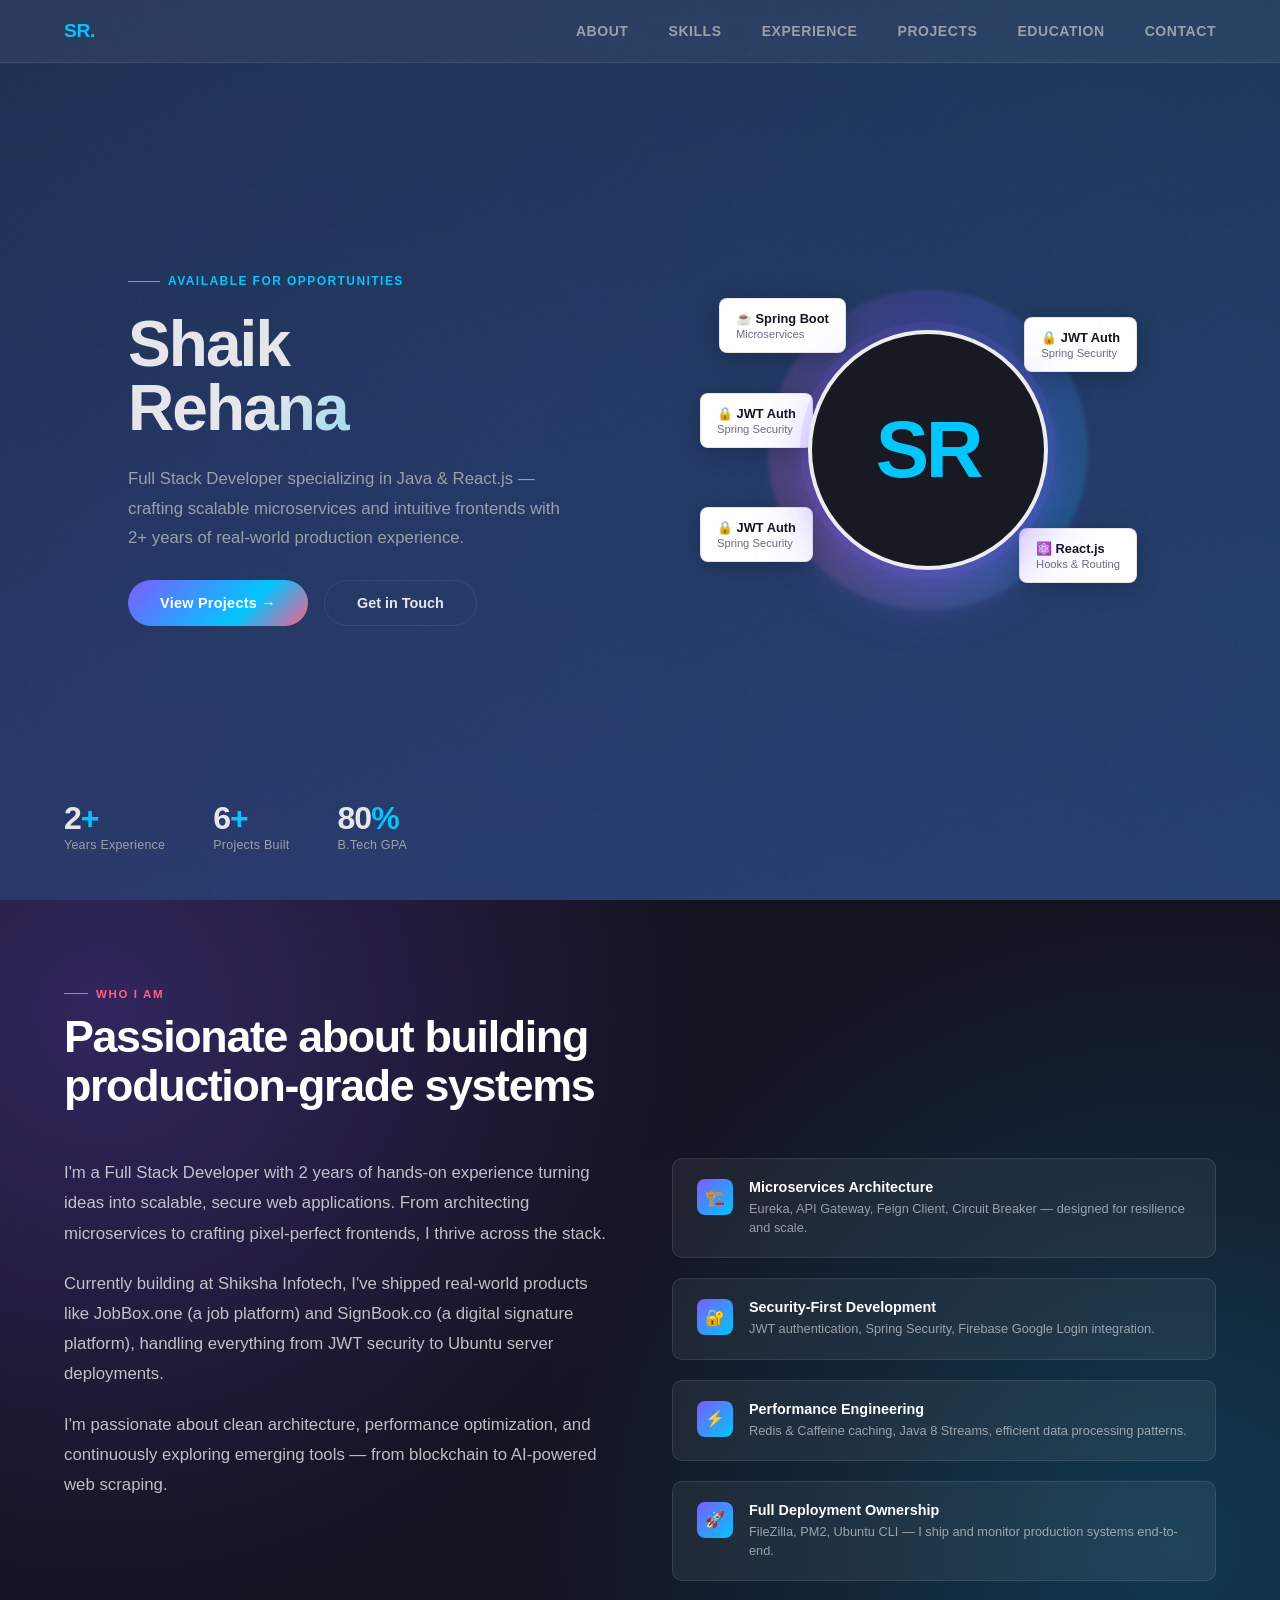
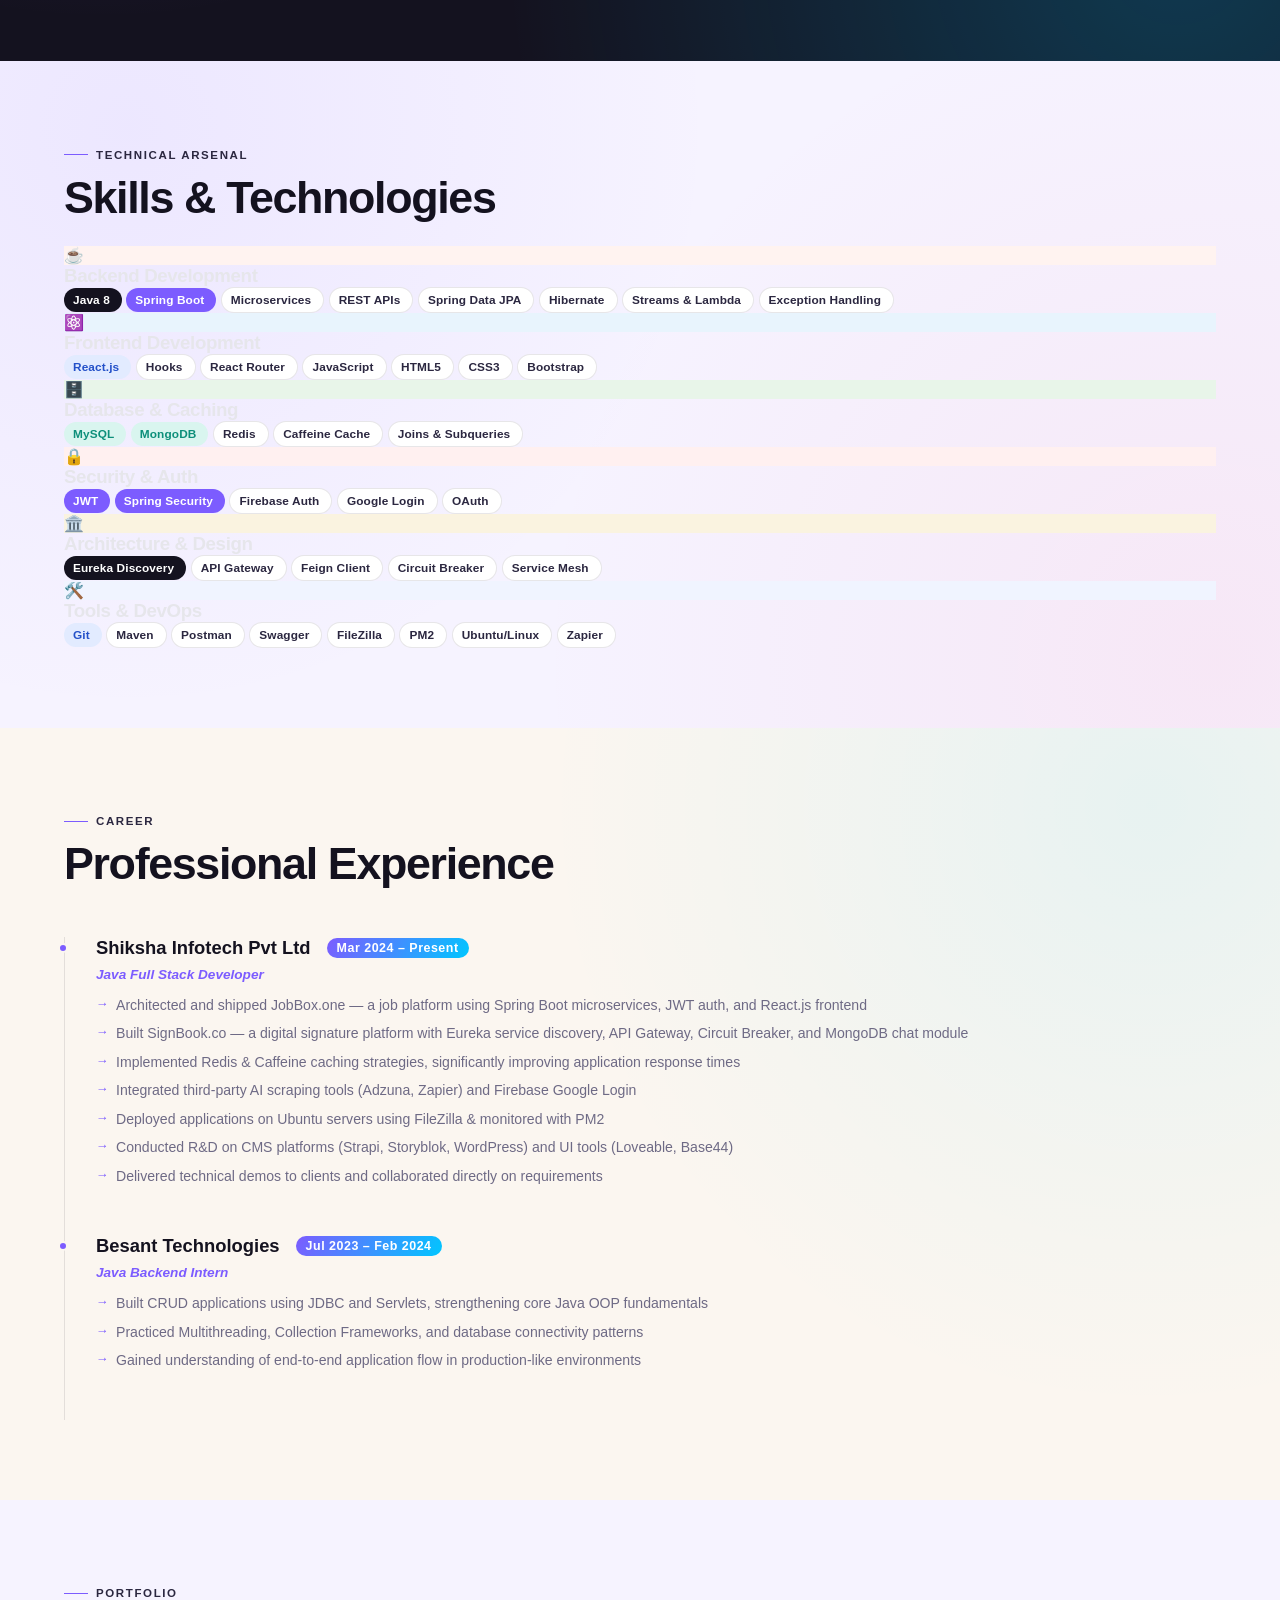
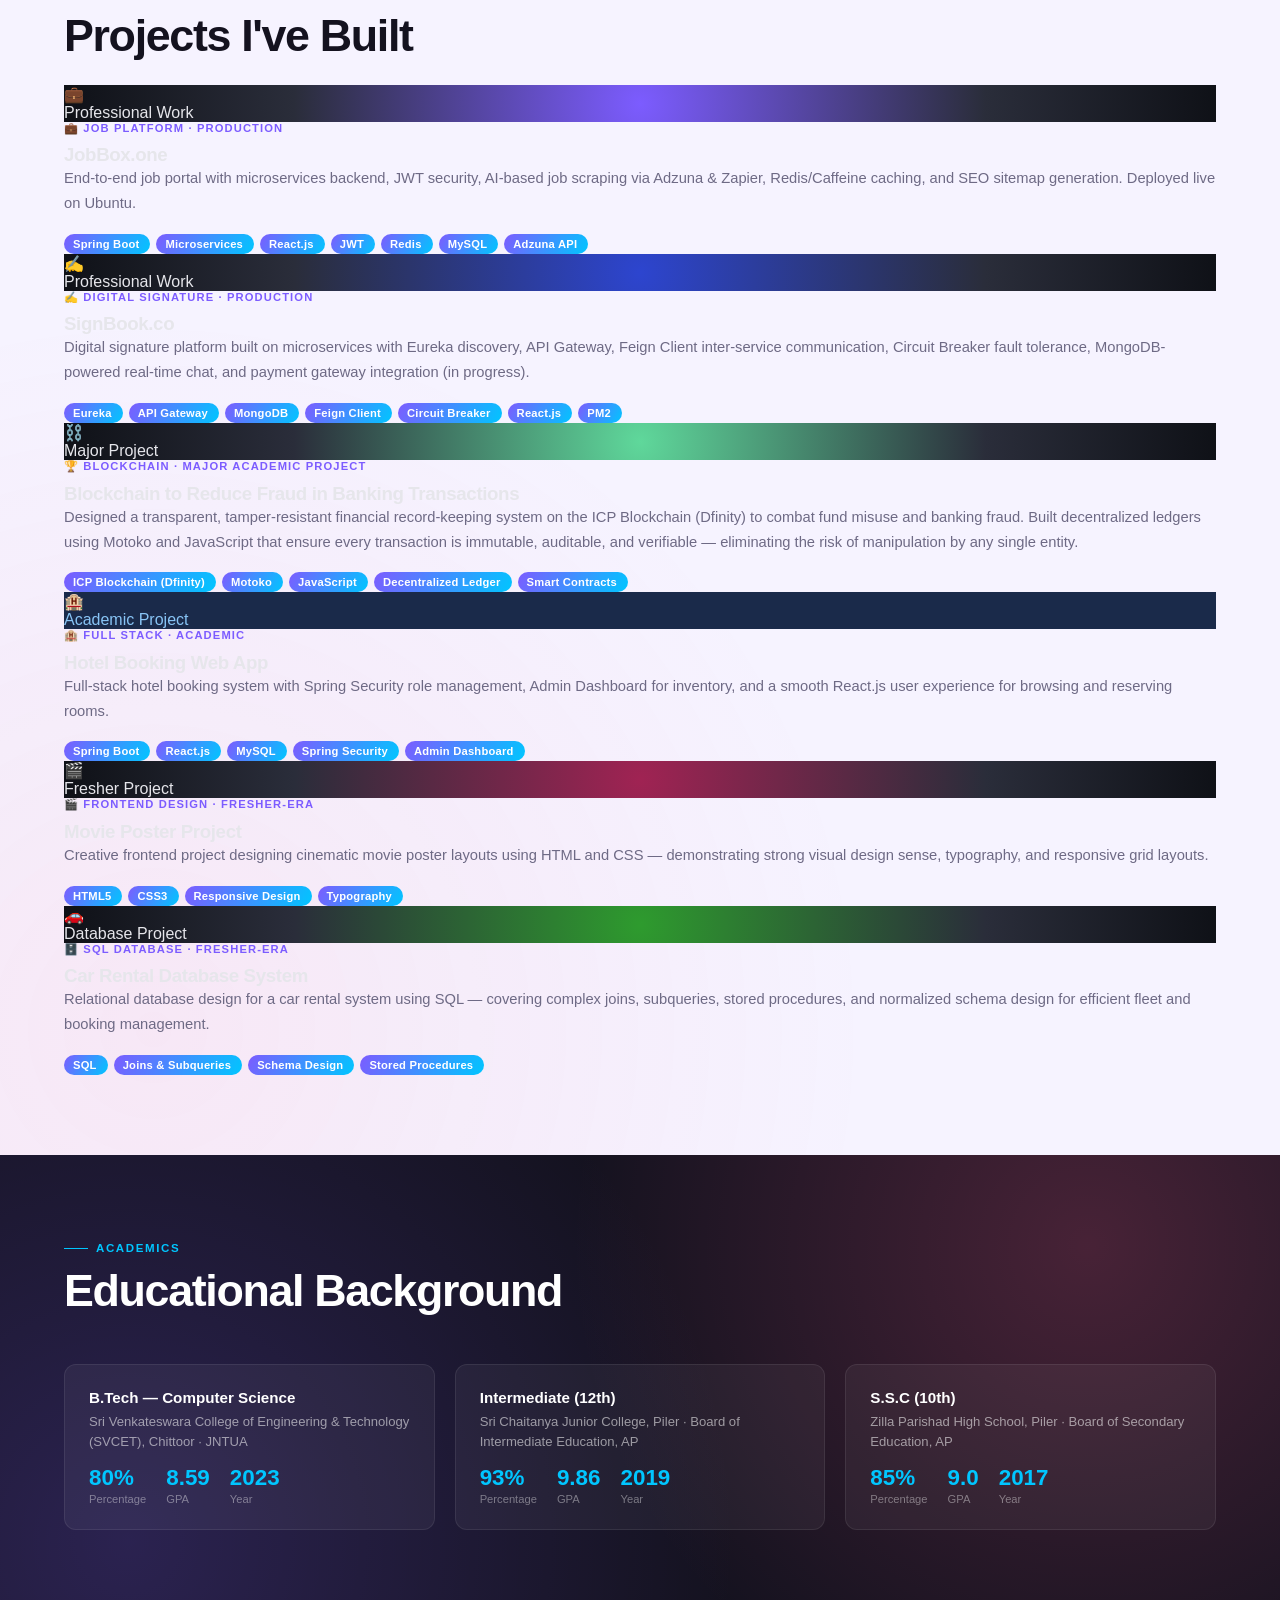
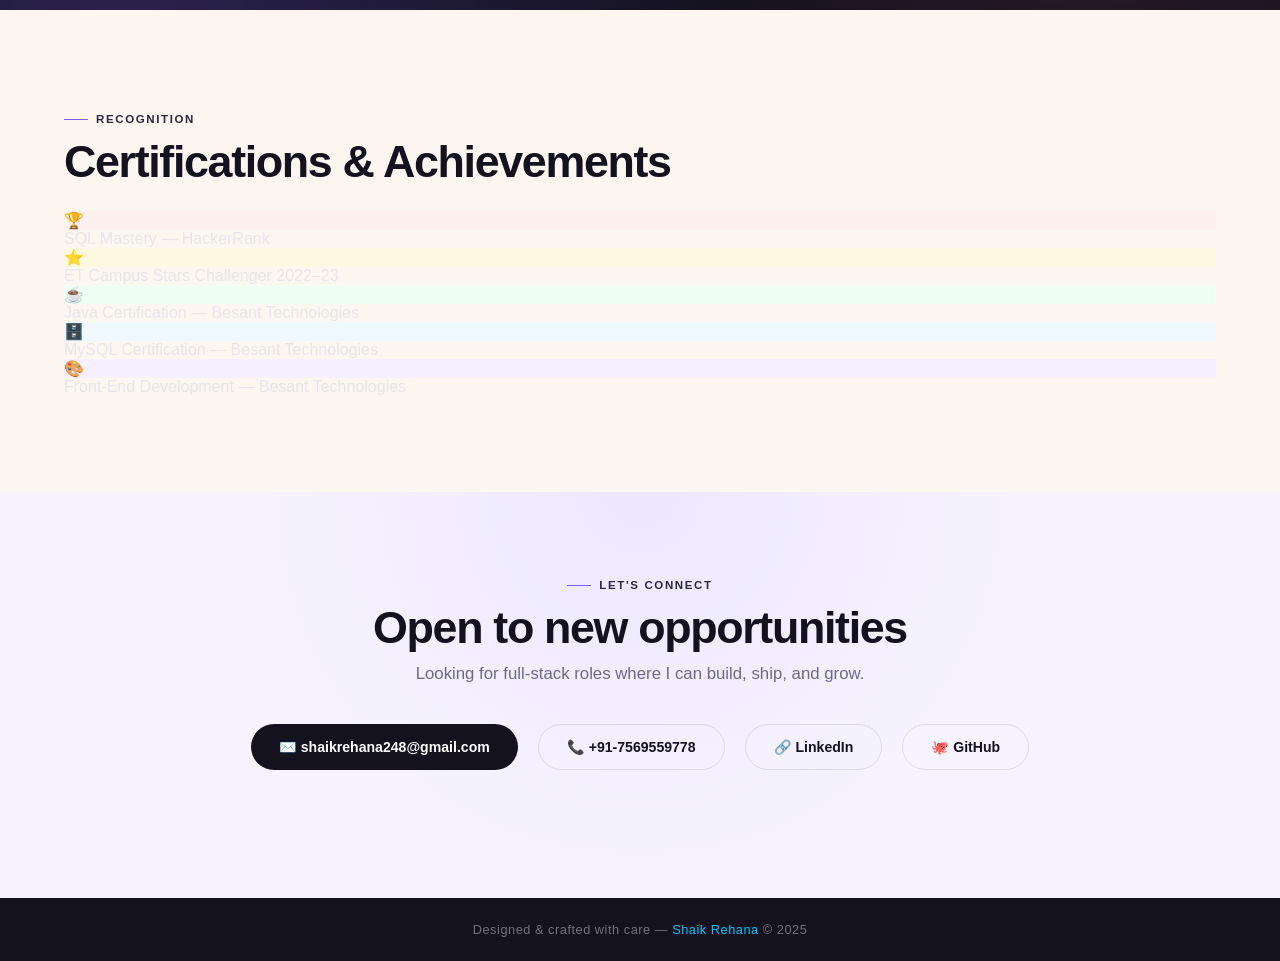
<file: rehana_portfolio.html>
<!doctype html>
<html lang="en">
  <head>
    <meta charset="UTF-8" />
    <meta name="viewport" content="width=device-width, initial-scale=1.0" />
    <title>Shaik Rehana | Full Stack Developer</title>
    <link
      href="https://fonts.googleapis.com/css2?family=Syne:wght@400;500;600;700;800&family=DM+Sans:ital,wght@0,300;0,400;0,500;1,300&display=swap"
      rel="stylesheet"
    />
    <link rel="stylesheet" href="style.css" />
  </head>
  <body>
    <!-- NAV -->
    <nav>
      <div class="nav-logo">SR.</div>
      <ul class="nav-links">
        <li><a href="#about">About</a></li>
        <li><a href="#skills">Skills</a></li>
        <li><a href="#experience">Experience</a></li>
        <li><a href="#projects">Projects</a></li>
        <li><a href="#education">Education</a></li>
        <li><a href="#contact">Contact</a></li>
      </ul>
    </nav>

    <!-- HERO -->
    <section class="hero" id="home">
      <div class="hero-left">
        <div class="hero-tag">Available for opportunities</div>
        <h1>Shaik<br /><span>Rehana</span></h1>
        <p class="hero-desc">
          Full Stack Developer specializing in Java & React.js — crafting
          scalable microservices and intuitive frontends with 2+ years of
          real-world production experience.
        </p>
        <div class="hero-ctas">
          <a href="#projects" class="btn-primary">View Projects →</a>
          <a href="#contact" class="btn-outline">Get in Touch</a>
        </div>
      </div>
      <div class="hero-right">
        <div class="hero-visual">
          <div class="hero-circle"></div>
          <div class="hero-avatar">SR</div>
          <div class="hero-floating-card card-1">
            ☕ Spring Boot<span>Microservices</span>
          </div>
          <div class="hero-floating-card card-2">
            ⚛️ React.js<span>Hooks & Routing</span>
          </div>
          <div class="hero-floating-card card-3">
            🔒 JWT Auth<span>Spring Security</span>
          </div>
          <div class="hero-floating-card card-4">
            🔒 JWT Auth<span>Spring Security</span>
          </div>
          <div class="hero-floating-card card-5">
            🔒 JWT Auth<span>Spring Security</span>
          </div>
        </div>
      </div>
      <div class="hero-stats">
        <div class="stat-item">
          <div class="stat-num">2<em>+</em></div>
          <div class="stat-label">Years Experience</div>
        </div>
        <div class="stat-item">
          <div class="stat-num">6<em>+</em></div>
          <div class="stat-label">Projects Built</div>
        </div>
        <div class="stat-item">
          <div class="stat-num">80<em>%</em></div>
          <div class="stat-label">B.Tech GPA</div>
        </div>
      </div>
    </section>

    <!-- ABOUT -->
    <section class="about" id="about">
      <div class="section-tag">Who I Am</div>
      <h2>Passionate about building<br />production-grade systems</h2>
      <div class="about-grid">
        <div class="about-text fade-in">
          <p>
            I'm a Full Stack Developer with 2 years of hands-on experience
            turning ideas into scalable, secure web applications. From
            architecting microservices to crafting pixel-perfect frontends, I
            thrive across the stack.
          </p>
          <p>
            Currently building at Shiksha Infotech, I've shipped real-world
            products like JobBox.one (a job platform) and SignBook.co (a digital
            signature platform), handling everything from JWT security to Ubuntu
            server deployments.
          </p>
          <p>
            I'm passionate about clean architecture, performance optimization,
            and continuously exploring emerging tools — from blockchain to
            AI-powered web scraping.
          </p>
        </div>
        <div class="about-highlights fade-in">
          <div class="highlight-card">
            <div class="highlight-icon">🏗️</div>
            <div>
              <h4>Microservices Architecture</h4>
              <p>
                Eureka, API Gateway, Feign Client, Circuit Breaker — designed
                for resilience and scale.
              </p>
            </div>
          </div>
          <div class="highlight-card">
            <div class="highlight-icon">🔐</div>
            <div>
              <h4>Security-First Development</h4>
              <p>
                JWT authentication, Spring Security, Firebase Google Login
                integration.
              </p>
            </div>
          </div>
          <div class="highlight-card">
            <div class="highlight-icon">⚡</div>
            <div>
              <h4>Performance Engineering</h4>
              <p>
                Redis & Caffeine caching, Java 8 Streams, efficient data
                processing patterns.
              </p>
            </div>
          </div>
          <div class="highlight-card">
            <div class="highlight-icon">🚀</div>
            <div>
              <h4>Full Deployment Ownership</h4>
              <p>
                FileZilla, PM2, Ubuntu CLI — I ship and monitor production
                systems end-to-end.
              </p>
            </div>
          </div>
        </div>
      </div>
    </section>

    <!-- SKILLS -->
    <section class="skills-section" id="skills">
      <div class="section-tag">Technical Arsenal</div>
      <h2>Skills &amp; Technologies</h2>
      <div class="skills-grid">
        <div class="skill-card fade-in">
          <div class="skill-card-icon" style="background: #fff3f0">☕</div>
          <h3>Backend Development</h3>
          <div class="skill-tags">
            <span class="skill-tag tag-dark">Java 8</span>
            <span class="skill-tag tag-accent">Spring Boot</span>
            <span class="skill-tag tag-light">Microservices</span>
            <span class="skill-tag tag-light">REST APIs</span>
            <span class="skill-tag tag-light">Spring Data JPA</span>
            <span class="skill-tag tag-light">Hibernate</span>
            <span class="skill-tag tag-light">Streams &amp; Lambda</span>
            <span class="skill-tag tag-light">Exception Handling</span>
          </div>
        </div>
        <div class="skill-card fade-in">
          <div class="skill-card-icon" style="background: #e8f4fd">⚛️</div>
          <h3>Frontend Development</h3>
          <div class="skill-tags">
            <span class="skill-tag tag-blue">React.js</span>
            <span class="skill-tag tag-light">Hooks</span>
            <span class="skill-tag tag-light">React Router</span>
            <span class="skill-tag tag-light">JavaScript</span>
            <span class="skill-tag tag-light">HTML5</span>
            <span class="skill-tag tag-light">CSS3</span>
            <span class="skill-tag tag-light">Bootstrap</span>
          </div>
        </div>
        <div class="skill-card fade-in">
          <div class="skill-card-icon" style="background: #e8f5e9">🗄️</div>
          <h3>Database &amp; Caching</h3>
          <div class="skill-tags">
            <span class="skill-tag tag-teal">MySQL</span>
            <span class="skill-tag tag-teal">MongoDB</span>
            <span class="skill-tag tag-light">Redis</span>
            <span class="skill-tag tag-light">Caffeine Cache</span>
            <span class="skill-tag tag-light">Joins &amp; Subqueries</span>
          </div>
        </div>
        <div class="skill-card fade-in">
          <div class="skill-card-icon" style="background: #fff0f0">🔒</div>
          <h3>Security &amp; Auth</h3>
          <div class="skill-tags">
            <span class="skill-tag tag-accent">JWT</span>
            <span class="skill-tag tag-accent">Spring Security</span>
            <span class="skill-tag tag-light">Firebase Auth</span>
            <span class="skill-tag tag-light">Google Login</span>
            <span class="skill-tag tag-light">OAuth</span>
          </div>
        </div>
        <div class="skill-card fade-in">
          <div class="skill-card-icon" style="background: #faf3e0">🏛️</div>
          <h3>Architecture &amp; Design</h3>
          <div class="skill-tags">
            <span class="skill-tag tag-dark">Eureka Discovery</span>
            <span class="skill-tag tag-light">API Gateway</span>
            <span class="skill-tag tag-light">Feign Client</span>
            <span class="skill-tag tag-light">Circuit Breaker</span>
            <span class="skill-tag tag-light">Service Mesh</span>
          </div>
        </div>
        <div class="skill-card fade-in">
          <div class="skill-card-icon" style="background: #f0f4ff">🛠️</div>
          <h3>Tools &amp; DevOps</h3>
          <div class="skill-tags">
            <span class="skill-tag tag-blue">Git</span>
            <span class="skill-tag tag-light">Maven</span>
            <span class="skill-tag tag-light">Postman</span>
            <span class="skill-tag tag-light">Swagger</span>
            <span class="skill-tag tag-light">FileZilla</span>
            <span class="skill-tag tag-light">PM2</span>
            <span class="skill-tag tag-light">Ubuntu/Linux</span>
            <span class="skill-tag tag-light">Zapier</span>
          </div>
        </div>
      </div>
    </section>

    <!-- EXPERIENCE -->
    <section class="experience" id="experience">
      <div class="section-tag">Career</div>
      <h2>Professional Experience</h2>
      <div class="exp-timeline">
        <!-- Current Job -->
        <div class="exp-item fade-in">
          <div class="exp-meta">
            <span class="exp-company">Shiksha Infotech Pvt Ltd</span>
            <span class="exp-period">Mar 2024 – Present</span>
          </div>
          <div class="exp-role">Java Full Stack Developer</div>
          <ul class="exp-points">
            <li>
              Architected and shipped JobBox.one — a job platform using Spring
              Boot microservices, JWT auth, and React.js frontend
            </li>
            <li>
              Built SignBook.co — a digital signature platform with Eureka
              service discovery, API Gateway, Circuit Breaker, and MongoDB chat
              module
            </li>
            <li>
              Implemented Redis &amp; Caffeine caching strategies, significantly
              improving application response times
            </li>
            <li>
              Integrated third-party AI scraping tools (Adzuna, Zapier) and
              Firebase Google Login
            </li>
            <li>
              Deployed applications on Ubuntu servers using FileZilla &amp;
              monitored with PM2
            </li>
            <li>
              Conducted R&amp;D on CMS platforms (Strapi, Storyblok, WordPress)
              and UI tools (Loveable, Base44)
            </li>
            <li>
              Delivered technical demos to clients and collaborated directly on
              requirements
            </li>
          </ul>
        </div>
        <!-- Internship -->
        <div class="exp-item fade-in">
          <div class="exp-meta">
            <span class="exp-company">Besant Technologies</span>
            <span class="exp-period">Jul 2023 – Feb 2024</span>
          </div>
          <div class="exp-role">Java Backend Intern</div>
          <ul class="exp-points">
            <li>
              Built CRUD applications using JDBC and Servlets, strengthening
              core Java OOP fundamentals
            </li>
            <li>
              Practiced Multithreading, Collection Frameworks, and database
              connectivity patterns
            </li>
            <li>
              Gained understanding of end-to-end application flow in
              production-like environments
            </li>
          </ul>
        </div>
      </div>
    </section>

    <!-- PROJECTS -->
    <section class="projects" id="projects">
      <div class="section-tag">Portfolio</div>
      <h2>Projects I've Built</h2>
      <div class="projects-grid">
        <!-- JobBox -->
        <div class="project-card fade-in">
          <div class="project-banner banner-jobbox">
            <div class="project-inner-banner">
              <div class="banner-icon">💼</div>
              <div class="banner-label">Professional Work</div>
            </div>
          </div>
          <div class="project-body">
            <div class="project-category">💼 Job Platform · Production</div>
            <h3>JobBox.one</h3>
            <p class="project-desc">
              End-to-end job portal with microservices backend, JWT security,
              AI-based job scraping via Adzuna & Zapier, Redis/Caffeine caching,
              and SEO sitemap generation. Deployed live on Ubuntu.
            </p>
            <div class="project-tech">
              <span class="tech-pill">Spring Boot</span>
              <span class="tech-pill">Microservices</span>
              <span class="tech-pill">React.js</span>
              <span class="tech-pill">JWT</span>
              <span class="tech-pill">Redis</span>
              <span class="tech-pill">MySQL</span>
              <span class="tech-pill">Adzuna API</span>
            </div>
          </div>
        </div>

        <!-- SignBook -->
        <div class="project-card fade-in">
          <div class="project-banner banner-signbook">
            <div class="project-inner-banner">
              <div class="banner-icon">✍️</div>
              <div class="banner-label">Professional Work</div>
            </div>
          </div>
          <div class="project-body">
            <div class="project-category">
              ✍️ Digital Signature · Production
            </div>
            <h3>SignBook.co</h3>
            <p class="project-desc">
              Digital signature platform built on microservices with Eureka
              discovery, API Gateway, Feign Client inter-service communication,
              Circuit Breaker fault tolerance, MongoDB-powered real-time chat,
              and payment gateway integration (in progress).
            </p>
            <div class="project-tech">
              <span class="tech-pill">Eureka</span>
              <span class="tech-pill">API Gateway</span>
              <span class="tech-pill">MongoDB</span>
              <span class="tech-pill">Feign Client</span>
              <span class="tech-pill">Circuit Breaker</span>
              <span class="tech-pill">React.js</span>
              <span class="tech-pill">PM2</span>
            </div>
          </div>
        </div>

        <!-- FEATURED: Blockchain -->
        <div class="project-card fade-in">
          <div class="project-banner banner-blockchain">
            <div class="project-inner-banner">
              <div class="banner-icon">⛓️</div>
              <div class="banner-label">Major Project</div>
            </div>
          </div>
          <div class="project-body">
            <div class="project-category">
              🏆 Blockchain · Major Academic Project
            </div>
            <h3>Blockchain to Reduce Fraud in Banking Transactions</h3>
            <p class="project-desc">
              Designed a transparent, tamper-resistant financial record-keeping
              system on the ICP Blockchain (Dfinity) to combat fund misuse and
              banking fraud. Built decentralized ledgers using Motoko and
              JavaScript that ensure every transaction is immutable, auditable,
              and verifiable — eliminating the risk of manipulation by any
              single entity.
            </p>
            <div class="project-tech">
              <span class="tech-pill">ICP Blockchain (Dfinity)</span>
              <span class="tech-pill">Motoko</span>
              <span class="tech-pill">JavaScript</span>
              <span class="tech-pill">Decentralized Ledger</span>
              <span class="tech-pill">Smart Contracts</span>
            </div>
          </div>
        </div>

        <!-- Hotel Booking -->
        <div class="project-card fade-in">
          <div
            class="project-banner"
            style="background: #1a2a4a; color: #88c4f5"
          >
            <div class="project-inner-banner">
              <div class="banner-icon">🏨</div>
              <div class="banner-label">Academic Project</div>
            </div>
          </div>
          <div class="project-body">
            <div class="project-category">🏨 Full Stack · Academic</div>
            <h3>Hotel Booking Web App</h3>
            <p class="project-desc">
              Full-stack hotel booking system with Spring Security role
              management, Admin Dashboard for inventory, and a smooth React.js
              user experience for browsing and reserving rooms.
            </p>
            <div class="project-tech">
              <span class="tech-pill">Spring Boot</span>
              <span class="tech-pill">React.js</span>
              <span class="tech-pill">MySQL</span>
              <span class="tech-pill">Spring Security</span>
              <span class="tech-pill">Admin Dashboard</span>
            </div>
          </div>
        </div>

        <!-- Movie Poster -->
        <div class="project-card fade-in">
          <div class="project-banner banner-movies">
            <div class="project-inner-banner">
              <div class="banner-icon">🎬</div>
              <div class="banner-label">Fresher Project</div>
            </div>
          </div>
          <div class="project-body">
            <div class="project-category">🎬 Frontend Design · Fresher-era</div>
            <h3>Movie Poster Project</h3>
            <p class="project-desc">
              Creative frontend project designing cinematic movie poster layouts
              using HTML and CSS — demonstrating strong visual design sense,
              typography, and responsive grid layouts.
            </p>
            <div class="project-tech">
              <span class="tech-pill">HTML5</span>
              <span class="tech-pill">CSS3</span>
              <span class="tech-pill">Responsive Design</span>
              <span class="tech-pill">Typography</span>
            </div>
          </div>
        </div>

        <!-- Car Rental DB -->
        <div class="project-card fade-in">
          <div class="project-banner banner-rental">
            <div class="project-inner-banner">
              <div class="banner-icon">🚗</div>
              <div class="banner-label">Database Project</div>
            </div>
          </div>
          <div class="project-body">
            <div class="project-category">🗄️ SQL Database · Fresher-era</div>
            <h3>Car Rental Database System</h3>
            <p class="project-desc">
              Relational database design for a car rental system using SQL —
              covering complex joins, subqueries, stored procedures, and
              normalized schema design for efficient fleet and booking
              management.
            </p>
            <div class="project-tech">
              <span class="tech-pill">SQL</span>
              <span class="tech-pill">Joins &amp; Subqueries</span>
              <span class="tech-pill">Schema Design</span>
              <span class="tech-pill">Stored Procedures</span>
            </div>
          </div>
        </div>
      </div>
    </section>

    <!-- EDUCATION -->
    <section class="education" id="education">
      <div class="section-tag">Academics</div>
      <h2>Educational Background</h2>
      <div class="edu-grid">
        <div class="edu-card fade-in">
          <div class="edu-degree">B.Tech — Computer Science</div>
          <div class="edu-school">
            Sri Venkateswara College of Engineering &amp; Technology (SVCET),
            Chittoor · JNTUA
          </div>
          <div class="edu-stats">
            <div>
              <div class="edu-stat-num">80%</div>
              <div class="edu-stat-label">Percentage</div>
            </div>
            <div>
              <div class="edu-stat-num">8.59</div>
              <div class="edu-stat-label">GPA</div>
            </div>
            <div>
              <div class="edu-stat-num">2023</div>
              <div class="edu-stat-label">Year</div>
            </div>
          </div>
        </div>
        <div class="edu-card fade-in">
          <div class="edu-degree">Intermediate (12th)</div>
          <div class="edu-school">
            Sri Chaitanya Junior College, Piler · Board of Intermediate
            Education, AP
          </div>
          <div class="edu-stats">
            <div>
              <div class="edu-stat-num">93%</div>
              <div class="edu-stat-label">Percentage</div>
            </div>
            <div>
              <div class="edu-stat-num">9.86</div>
              <div class="edu-stat-label">GPA</div>
            </div>
            <div>
              <div class="edu-stat-num">2019</div>
              <div class="edu-stat-label">Year</div>
            </div>
          </div>
        </div>
        <div class="edu-card fade-in">
          <div class="edu-degree">S.S.C (10th)</div>
          <div class="edu-school">
            Zilla Parishad High School, Piler · Board of Secondary Education, AP
          </div>
          <div class="edu-stats">
            <div>
              <div class="edu-stat-num">85%</div>
              <div class="edu-stat-label">Percentage</div>
            </div>
            <div>
              <div class="edu-stat-num">9.0</div>
              <div class="edu-stat-label">GPA</div>
            </div>
            <div>
              <div class="edu-stat-num">2017</div>
              <div class="edu-stat-label">Year</div>
            </div>
          </div>
        </div>
      </div>
    </section>

    <!-- CERTIFICATIONS -->
    <section class="certifications">
      <div class="section-tag">Recognition</div>
      <h2>Certifications &amp; Achievements</h2>
      <div class="certs-grid fade-in">
        <div class="cert-badge">
          <div class="cert-icon" style="background: #fff0f0">🏆</div>
          SQL Mastery — HackerRank
        </div>
        <div class="cert-badge">
          <div class="cert-icon" style="background: #fff8e0">⭐</div>
          ET Campus Stars Challenger 2022–23
        </div>
        <div class="cert-badge">
          <div class="cert-icon" style="background: #f0fff4">☕</div>
          Java Certification — Besant Technologies
        </div>
        <div class="cert-badge">
          <div class="cert-icon" style="background: #f0f8ff">🗄️</div>
          MySQL Certification — Besant Technologies
        </div>
        <div class="cert-badge">
          <div class="cert-icon" style="background: #f5f0ff">🎨</div>
          Front-End Development — Besant Technologies
        </div>
      </div>
    </section>

    <!-- CONTACT -->
    <section class="contact" id="contact">
      <div class="section-tag" style="justify-content: center">
        Let's Connect
      </div>
      <h2>Open to new opportunities</h2>
      <p class="contact-sub">
        Looking for full-stack roles where I can build, ship, and grow.
      </p>
      <div class="contact-links">
        <a href="mailto:shaikrehana248@gmail.com" class="contact-link"
          >✉️ shaikrehana248@gmail.com</a
        >
        <a href="tel:+917569559778" class="contact-link alt"
          >📞 +91-7569559778</a
        >
        <a
          href="https://linkedin.com/in/rehana-s-060953240/"
          target="_blank"
          class="contact-link alt"
          >🔗 LinkedIn</a
        >
        <a
          href="https://github.com/Rehana-2427"
          target="_blank"
          class="contact-link alt"
          >🐙 GitHub</a
        >
      </div>
    </section>

    <!-- FOOTER -->
    <footer>
      Designed &amp; crafted with care — <span>Shaik Rehana</span> © 2025
    </footer>

    <script>
      const observer = new IntersectionObserver(
        (entries) => {
          entries.forEach((entry) => {
            if (entry.isIntersecting) {
              entry.target.classList.add("visible");
            }
          });
        },
        { threshold: 0.1 },
      );

      document
        .querySelectorAll(".fade-in")
        .forEach((el) => observer.observe(el));
    </script>
  </body>
</html>
</file>
<file: style.css>
*,
*::before,
*::after {
  box-sizing: border-box;
  margin: 0;
  padding: 0;
}

:root {
  --bg: #0f1117;
  --bg-soft: #161922;
  --ink: #14121f;
  --ink-2: #2b2740;
  --ink-3: #6e6a85;

  --paper: #f6f3ff;
  --paper-2: #fbf6f0;
  --card-border: rgba(20, 18, 31, 0.1);

  --text: #e6e6eb;
  --text-soft: #9aa0aa;

  --accent: #7c5cff;
  --accent-2: #00c6ff;
  --accent-3: #ff5c8a;

  --teal: #0d8f7a;
  --teal-light: #d9f5ef;
  --blue: #2451c9;
  --blue-light: #e2ebff;

  --border: rgba(255, 255, 255, 0.08);
  --glass: rgba(255, 255, 255, 0.05);
  --blur: blur(14px);
}

html { scroll-behavior: smooth; }

body {
  font-family: 'Manrope', sans-serif;
  color: var(--text);
  overflow-x: hidden;
  background:
    radial-gradient(circle at 15% 20%, rgba(124, 92, 255, 0.35), transparent 45%),
    radial-gradient(circle at 85% 15%, rgba(0, 198, 255, 0.28), transparent 50%),
    radial-gradient(circle at 50% 90%, rgba(255, 92, 138, 0.22), transparent 55%),
    var(--bg);
  background-size: 180% 180%, 180% 180%, 180% 180%, 100% 100%;
  animation: gradientMove 16s ease infinite;
}



body.intro-locked { overflow: hidden; height: 100vh; }

@keyframes pageFade { from { opacity: 0; transform: scale(1.01); } to { opacity: 1; transform: scale(1); } }
@keyframes gradientMove {
  0%   { background-position: 10% 10%, 90% 10%, 50% 100%, 0 0; }
  50%  { background-position: 80% 70%, 20% 80%, 50% 0%,   0 0; }
  100% { background-position: 10% 10%, 90% 10%, 50% 100%, 0 0; }
}

#site-content { animation: pageFade 0.6s ease-in-out; }

body::before {
  content: '';
  position: fixed;
  inset: 0;
  background-image: url("data:image/svg+xml,%3Csvg viewBox='0 0 200 200' xmlns='http://www.w3.org/2000/svg'%3E%3Cfilter id='n'%3E%3CfeTurbulence type='fractalNoise' baseFrequency='0.9' numOctaves='4' stitchTiles='stitch'/%3E%3C/filter%3E%3Crect width='100%25' height='100%25' filter='url(%23n)' opacity='0.04'/%3E%3C/svg%3E");
  pointer-events: none;
  z-index: 9999;
  opacity: 0.5;
}

/* ════════════════════════════════════════════════
   INTRO OVERLAY — girl at her desk + speech bubble
   ════════════════════════════════════════════════ */
.intro-overlay {
  position: fixed;
  inset: 0;
  z-index: 100000;
  display: flex;
  flex-direction: column;
  align-items: center;
  justify-content: center;
  gap: 1.75rem;
  background:
    radial-gradient(circle at 20% 25%, rgba(124, 92, 255, 0.55), transparent 50%),
    radial-gradient(circle at 80% 20%, rgba(0, 198, 255, 0.45), transparent 50%),
    radial-gradient(circle at 50% 90%, rgba(255, 92, 138, 0.4), transparent 55%),
    var(--bg);
  background-size: 200% 200%, 200% 200%, 200% 200%, 100% 100%;
  animation: gradientMove 12s ease infinite;
  transition: opacity 0.6s ease, transform 0.6s ease, visibility 0.6s;
  padding: 2rem;
  text-align: center;
}

.intro-overlay.closing { opacity: 0; transform: scale(1.04); pointer-events: none; }
.intro-overlay.hidden { visibility: hidden; }

.intro-scene {
  width: min(64vw, 360px);
  filter: drop-shadow(0 24px 50px rgba(0, 0, 0, 0.5));
  opacity: 0;
  transform: translateY(18px);
  animation: sceneIn 0.8s ease 0.15s forwards;
}

@keyframes sceneIn { to { opacity: 1; transform: translateY(0); } }

.girl-group { animation: girlBob 3.2s ease-in-out infinite; transform-origin: 170px 260px; }
@keyframes girlBob {
  0%, 100% { transform: translateY(0) rotate(0deg); }
  50%      { transform: translateY(-4px) rotate(0.5deg); }
}

.girl-eyes { animation: blink 4.2s ease-in-out infinite; transform-origin: center; }
@keyframes blink { 0%, 92%, 100% { transform: scaleY(1); } 95% { transform: scaleY(0.08); } }

.hand-left { animation: typeHandL 0.5s ease-in-out infinite; transform-origin: 140px 246px; }
.hand-right { animation: typeHandR 0.5s ease-in-out infinite 0.18s; transform-origin: 200px 246px; }
@keyframes typeHandL { 0%, 100% { transform: translateY(0); } 50% { transform: translateY(-2.5px); } }
@keyframes typeHandR { 0%, 100% { transform: translateY(0); } 50% { transform: translateY(-2.5px); } }

.screen-glow { animation: screenPulse 2.4s ease-in-out infinite; }
@keyframes screenPulse { 0%, 100% { opacity: 0.85; } 50% { opacity: 1; } }

.code-line { animation: codeLine 2.6s ease-in-out infinite; }
.code-line.l2 { animation-delay: 0.3s; }
.code-line.l3 { animation-delay: 0.6s; }
@keyframes codeLine { 0%, 100% { opacity: 0.35; } 50% { opacity: 0.9; } }

.cursor-blink { animation: cursorBlink 1s steps(1) infinite; }
@keyframes cursorBlink { 0%, 49% { opacity: 1; } 50%, 100% { opacity: 0; } }

.sparkle { animation: sparkleTwinkle 2.4s ease-in-out infinite; }
.sparkle-2 { animation-delay: 0.7s; }
.sparkle-3 { animation-delay: 1.3s; }
@keyframes sparkleTwinkle {
  0%, 100% { opacity: 0.15; transform: scale(0.6); }
  50% { opacity: 1; transform: scale(1.3); }
}

.speech-bubble {
  position: relative;
  max-width: min(86vw, 360px);
  min-height: 86px;
  background: #fff;
  color: var(--ink);
  border-radius: 18px;
  padding: 1.1rem 1.4rem;
  font-family: 'Manrope', sans-serif;
  font-weight: 600;
  font-size: 1.05rem;
  line-height: 1.5;
  box-shadow: 0 18px 40px rgba(0, 0, 0, 0.35);
  opacity: 0;
  transform: translateY(10px) scale(0.96);
  transition: opacity 0.45s ease, transform 0.45s ease;
}

.speech-bubble.show { opacity: 1; transform: translateY(0) scale(1); }

.speech-bubble::after {
  content: '';
  position: absolute;
  left: 50%;
  bottom: -14px;
  transform: translateX(-50%);
  border-width: 14px 12px 0 12px;
  border-style: solid;
  border-color: #fff transparent transparent transparent;
}

.bubble-cursor {
  display: inline-block;
  width: 2px;
  height: 1.05em;
  background: var(--accent);
  vertical-align: -0.15em;
  margin-left: 2px;
  animation: cursorBlink 0.85s steps(1) infinite;
}

.intro-enter-btn {
  margin-top: 0.4rem;
  display: inline-flex;
  align-items: center;
  gap: 8px;
  padding: 0.9rem 2.1rem;
  border: none;
  border-radius: 999px;
  font-family: 'Manrope', sans-serif;
  font-weight: 700;
  font-size: 0.95rem;
  letter-spacing: 0.01em;
  color: #fff;
  background: linear-gradient(135deg, var(--accent), var(--accent-2) 60%, var(--accent-3));
  cursor: pointer;
  opacity: 0;
  transform: translateY(10px);
  transition: opacity 0.4s ease, transform 0.4s ease, box-shadow 0.25s ease;
  box-shadow: 0 10px 28px rgba(124, 92, 255, 0.35);
}

.intro-enter-btn.show { opacity: 1; transform: translateY(0); }
.intro-enter-btn:hover { box-shadow: 0 14px 36px rgba(124, 92, 255, 0.5); transform: translateY(-3px); }

@media (max-width: 480px) {
  .intro-scene { width: 76vw; }
  .speech-bubble { font-size: 0.95rem; }
}

/* ───── NAV ───── */
nav {
  position: fixed;
  top: 0; left: 0; right: 0;
  z-index: 100;
  display: flex;
  justify-content: space-between;
  align-items: center;
  padding: 1.25rem 4rem;
  background: var(--glass);
  backdrop-filter: var(--blur);
  border-bottom: 1px solid var(--border);
}

.nav-logo {
  font-family: 'Sora', sans-serif;
  font-weight: 800;
  font-size: 1.2rem;
  letter-spacing: -0.02em;
  color: var(--accent-2);
}

.nav-links { display: flex; gap: 2.5rem; list-style: none; }

.nav-links a {
  text-decoration: none;
  font-size: 0.875rem;
  font-weight: 600;
  color: var(--text-soft);
  letter-spacing: 0.04em;
  text-transform: uppercase;
  transition: color 0.2s;
}

.nav-links a:hover { color: var(--accent-2); }

/* ───── HERO ───── */
.hero { min-height: 100vh; display: grid; grid-template-columns: 1fr 1fr; padding-top: 80px; position: relative; overflow: hidden; }

.hero-left { display: flex; flex-direction: column; justify-content: center; padding: 4rem 3rem 4rem 4rem; }

.hero-tag {
  display: inline-flex;
  align-items: center;
  gap: 8px;
  font-size: 0.75rem;
  font-weight: 700;
  letter-spacing: 0.12em;
  text-transform: uppercase;
  color: var(--accent-2);
  margin-bottom: 1.5rem;
}
.hero-tag::before { content: ''; width: 32px; height: 1px; background: var(--accent-2); }

h1, h2, h3 { font-family: 'Sora', sans-serif; letter-spacing: -0.02em; }

h1 {
  font-size: clamp(3rem, 5vw, 5rem);
  font-weight: 800;
  line-height: 1.0;
  letter-spacing: -0.03em;
  color: var(--text);
  margin-bottom: 1.5rem;
  background: linear-gradient(120deg, var(--text) 35%, var(--accent-2));
  -webkit-background-clip: text;
  -webkit-text-fill-color: transparent;
}

.hero-desc { font-size: 1.05rem; color: var(--text-soft); max-width: 440px; line-height: 1.75; margin-bottom: 1.75rem; }

.hero-traits { display: flex; flex-wrap: wrap; gap: 0.6rem; margin-bottom: 2rem; }
.trait-pill {
  display: inline-flex; align-items: center; gap: 6px;
  font-size: 0.78rem; font-weight: 600; color: var(--text);
  padding: 0.45rem 0.9rem; border-radius: 999px;
  background: var(--glass); border: 1px solid var(--border);
  backdrop-filter: var(--blur);
  transition: transform 0.2s ease, border-color 0.2s ease;
}
.trait-pill:hover { transform: translateY(-2px); border-color: var(--accent-2); }

.hero-ctas { display: flex; gap: 1rem; flex-wrap: wrap; }

.btn-primary {
  display: inline-flex; align-items: center; gap: 8px;
  padding: 0.85rem 2rem; color: #fff; text-decoration: none;
  font-weight: 700; font-size: 0.9rem; letter-spacing: 0.02em;
  border-radius: 999px;
  background: linear-gradient(135deg, var(--accent), var(--accent-2) 65%, var(--accent-3));
  border: none; transition: all 0.3s ease;
}
.btn-primary:hover { transform: translateY(-3px) scale(1.03); box-shadow: 0 10px 30px rgba(124, 92, 255, 0.4); }

.btn-outline {
  display: inline-flex; align-items: center; gap: 8px;
  padding: 0.85rem 2rem; background: transparent; color: var(--text);
  border: 1px solid var(--border); text-decoration: none; font-weight: 700;
  font-size: 0.9rem; border-radius: 999px; transition: border-color 0.2s, color 0.2s;
}
.btn-outline:hover { border-color: var(--accent-2); color: var(--accent-2); }

.hero-right { display: flex; align-items: center; justify-content: center; padding: 4rem; position: relative; }
.hero-visual { position: relative; width: 380px; height: 380px; }

.hero-circle {
  width: 320px; height: 320px; border-radius: 50%;
  background: conic-gradient(from 0deg, var(--accent), var(--accent-2), var(--accent-3), var(--accent));
  position: absolute; top: 50%; left: 50%; transform: translate(-50%, -50%);
  opacity: 0.18; animation: pulse 4s ease-in-out infinite, spin 14s linear infinite; filter: blur(2px);
}
@keyframes pulse { 0%, 100% { transform: translate(-50%, -50%) scale(1); } 50% { transform: translate(-50%, -50%) scale(1.06); } }
@keyframes spin { to { transform: translate(-50%, -50%) rotate(360deg); } }

.hero-avatar {
  width: 240px; height: 240px; border-radius: 50%; background: var(--bg-soft);
  border: 4px solid rgba(255, 255, 255, 0.92); position: absolute; top: 50%; left: 50%;
  transform: translate(-50%, -50%); display: flex; align-items: center; justify-content: center;
  font-family: 'Sora', sans-serif; font-size: 5rem; font-weight: 800; color: var(--accent-2); letter-spacing: -0.04em;
  object-fit: cover;
  box-shadow: 0 25px 55px rgba(124, 92, 255, 0.45), 0 0 0 8px rgba(124, 92, 255, 0.12);
  z-index: 3;
}

.avatar-ring {
  width: 270px; height: 270px; border-radius: 50%;
  border: 2px dashed var(--accent-2);
  position: absolute; top: 50%; left: 50%;
  transform: translate(-50%, -50%);
  animation: spin 20s linear infinite;
  opacity: 0.55;
  z-index: 2;
}

.avatar-badge {
  position: absolute;
  top: calc(50% + 96px);
  left: 50%;
  transform: translate(-50%, 0);
  display: inline-flex; align-items: center; gap: 7px;
  background: #fff; color: var(--ink);
  font-size: 0.75rem; font-weight: 700;
  padding: 7px 16px; border-radius: 999px;
  box-shadow: 0 12px 28px rgba(0, 0, 0, 0.28);
  white-space: nowrap;
  z-index: 4;
}
.avatar-badge::before {
  content: '';
  width: 8px; height: 8px; border-radius: 50%;
  background: #2ecc71;
  box-shadow: 0 0 0 3px rgba(46, 204, 113, 0.25);
}

@media (max-width: 900px) {
  .avatar-ring, .avatar-badge { display: none; }
}

.hero-floating-card {
  position: absolute; background: #fff; border: 1px solid var(--card-border); border-radius: 8px;
  padding: 0.75rem 1rem; font-size: 0.8rem; font-weight: 600; box-shadow: 0 4px 24px rgba(0, 0, 0, 0.2);
  white-space: nowrap; color: var(--ink);
}
.hero-floating-card span { display: block; font-size: 0.7rem; color: var(--ink-3); font-weight: 400; margin-top: 2px; }

.card-1 { top: 10%; left: -5%; animation: float1 3s ease-in-out infinite; }
.card-2 { bottom: 15%; right: -5%; animation: float2 3.5s ease-in-out infinite; }
.card-3 { top: 65%; left: -10%; animation: float1 4s ease-in-out infinite; }
.card-4 { top: 35%; left: -10%; animation: float1 4s ease-in-out infinite; }
.card-5 { top: 15%; right: -5%; animation: float2 4s ease-in-out infinite; }

@keyframes float1 { 0%, 100% { transform: translateY(0) rotate(0deg); } 50% { transform: translateY(-10px) rotate(1deg); } }
@keyframes float2 { 0%, 100% { transform: translateY(0) rotate(0deg); } 50% { transform: translateY(10px) rotate(-1deg); } }

.hero-stats { position: absolute; bottom: 3rem; left: 4rem; display: flex; gap: 3rem; }
.stat-item { text-align: left; }
.stat-num { font-family: 'Sora', sans-serif; font-size: 2rem; font-weight: 800; color: var(--text); letter-spacing: -0.03em; line-height: 1; }
.stat-num em { color: var(--accent-2); font-style: normal; }
.stat-label { font-size: 0.78rem; color: var(--text-soft); margin-top: 4px; letter-spacing: 0.02em; }

/* ───── SECTION ───── */
section { padding: 5rem 4rem; }

/* Default tag = readable dark text for LIGHT-background sections */
.section-tag {
  display: inline-flex; align-items: center; gap: 8px;
  font-size: 0.72rem; font-weight: 700; letter-spacing: 0.14em; text-transform: uppercase;
  color: var(--ink-2);
  margin-bottom: 0.75rem;
}
.section-tag::before { content: ''; width: 24px; height: 1px; background: var(--accent); }

h2 { font-size: clamp(2rem, 3.5vw, 3rem); font-weight: 700; letter-spacing: -0.03em; color: var(--ink); line-height: 1.1; margin-bottom: 1.5rem; }

/* ───── ABOUT (dark) ───── */
.about {
  background:
    radial-gradient(circle at 8% 15%, rgba(124, 92, 255, 0.28), transparent 45%),
    radial-gradient(circle at 92% 85%, rgba(0, 198, 255, 0.22), transparent 50%),
    var(--ink);
  color: #fff;
}
.about .section-tag { color: var(--accent-3); }
.about .section-tag::before { background: var(--accent-3); }
.about h2 { color: #fff; margin-bottom: 3rem; }

.about-grid { display: grid; grid-template-columns: 1fr 1fr; gap: 4rem; align-items: start; }
.about-text p { font-size: 1.05rem; color: rgba(255, 255, 255, 0.72); line-height: 1.8; margin-bottom: 1.25rem; }
.about-highlights { display: flex; flex-direction: column; gap: 1.25rem; }

.highlight-card {
  background: rgba(255, 255, 255, 0.06); border: 1px solid rgba(255, 255, 255, 0.1); border-radius: 10px;
  padding: 1.25rem 1.5rem; display: flex; align-items: flex-start; gap: 1rem;
  transition: transform 0.25s ease, box-shadow 0.25s ease, background 0.25s ease;
}
.highlight-card:hover { transform: translateY(-4px); background: rgba(255, 255, 255, 0.09); box-shadow: 0 16px 36px rgba(0, 0, 0, 0.35); }
.highlight-icon { width: 36px; height: 36px; border-radius: 8px; background: linear-gradient(135deg, var(--accent), var(--accent-2)); display: flex; align-items: center; justify-content: center; font-size: 1rem; flex-shrink: 0; }
.highlight-card h4 { font-family: 'Sora', sans-serif; font-size: 0.9rem; font-weight: 700; color: #fff; margin-bottom: 4px; }
.highlight-card p { font-size: 0.8rem; color: rgba(255, 255, 255, 0.55); line-height: 1.5; margin: 0; }

/* ════════════════════════════════════════════════
   SKILLS — card-free "train track" journey layout
   ════════════════════════════════════════════════ */
.skills-section {
  background:
    radial-gradient(circle at 10% 10%, rgba(124, 92, 255, 0.08), transparent 45%),
    radial-gradient(circle at 95% 90%, rgba(255, 92, 138, 0.08), transparent 50%),
    var(--paper);
}

.skills-intro { color: var(--ink-3); font-size: 1rem; max-width: 480px; margin-bottom: 3rem; line-height: 1.6; }

.skills-track {
  position: relative;
  min-height: 1500px;
  margin: 0 auto;
  max-width: 880px;
}

.track-line { position: absolute; inset: 0; width: 100%; height: 100%; overflow: visible; }
.track-line path {
  fill: none;
  stroke: url(#trackGradient);
  stroke-width: 2.5;
  stroke-dasharray: 7 8;
  stroke-linecap: round;
  animation: trainMove 20s ease-in-out infinite;
}

.train-icon{
    position:absolute;
    font-size:2rem;
    left:20%;
    top:8%;
    z-index:10;

    transition:
        top 0.08s linear,
        left 0.08s linear;

    filter: drop-shadow(
        0 8px 15px rgba(124,92,255,.4)
    );
}

.station { position: absolute; width: 44%; }
.station-left  { left: 0; text-align: right; padding-right: 3rem; }
.station-right { right: 0; text-align: left;  padding-left: 3rem; }

.station-dot {
  position: absolute;
  top: -4px;
  width: 56px; height: 56px;
  border-radius: 50%;
  display: flex; align-items: center; justify-content: center;
  font-size: 1.5rem;
  background: linear-gradient(135deg, var(--accent), var(--accent-2));
  box-shadow: 0 12px 26px rgba(124, 92, 255, 0.35), 0 0 0 6px var(--paper);
}
.station-left .station-dot  { right: -28px; }
.station-right .station-dot { left: -28px; }

.station h3 {
  font-size: 1.15rem; font-weight: 700; color: var(--ink); margin-bottom: 0.7rem;
  padding-top: 0.6rem;
}

.station .skill-tags { display: flex; flex-wrap: wrap; gap: 7px; }
.station-left .skill-tags  { justify-content: flex-end; }
.station-right .skill-tags { justify-content: flex-start; }

.skill-tag {
  display: inline-flex; align-items: center; gap: 5px;
  font-size: 0.74rem; font-weight: 600; padding: 5px 12px 5px 9px;
  border-radius: 999px; letter-spacing: 0.01em;
  transition: transform 0.2s ease, box-shadow 0.2s ease;
}
.skill-tag:hover { transform: translateY(-2px); }
.skill-tag .ti { font-size: 0.9em; line-height: 1; }

.tag-dark   { background: var(--ink);        color: #fff; }
.tag-accent { background: var(--accent);     color: #fff; }
.tag-teal   { background: var(--teal-light); color: var(--teal); }
.tag-blue   { background: var(--blue-light); color: var(--blue); }
.tag-light  { background: #fff; color: var(--ink-2); border: 1px solid var(--card-border); }

@media (max-width: 900px) {
  .skills-track { min-height: unset; max-width: 100%; }
  .track-line, .train-icon { display: none; }
  .station { position: static; width: 100%; text-align: left !important; padding: 0 0 2.5rem !important; }
  .station-dot { position: static; margin-bottom: 0.8rem; }
  .station .skill-tags { justify-content: flex-start !important; }
}

/* ════════════════════════════════════════════════
   CODING ACTIVITY — live GitHub + LeetCode stats
   ════════════════════════════════════════════════ */
.coding-activity {
  background: radial-gradient(circle at 90% 10%, rgba(124, 92, 255, 0.08), transparent 45%), var(--paper);
}

.activity-card {
  background: #fff;
  border: 1px solid var(--card-border);
  border-radius: 16px;
  padding: 1.75rem;
  margin-top: 2.5rem;
  box-shadow: 0 14px 36px rgba(20, 18, 31, 0.08);
  overflow-x: auto;
}
.activity-card h3 {
  font-family: 'Sora', sans-serif;
  font-size: 1rem;
  color: var(--ink);
  margin-bottom: 1rem;
}
.github-chart { width: 100%; max-width: 780px; display: block; }

.leetcode-stats {
  display: grid;
  grid-template-columns: repeat(4, 1fr);
  gap: 1rem;
  margin-top: 1.5rem;
}
.lc-stat {
  background: #fff;
  border: 1px solid var(--card-border);
  border-radius: 12px;
  padding: 1.25rem 1rem;
  text-align: center;
  transition: transform 0.25s ease, box-shadow 0.25s ease;
}
.lc-stat:hover { transform: translateY(-4px); box-shadow: 0 14px 30px rgba(124, 92, 255, 0.18); }
.lc-num {
  font-family: 'Sora', sans-serif;
  font-size: 1.8rem;
  font-weight: 800;
  color: var(--accent);
}
.lc-label { font-size: 0.75rem; color: var(--ink-3); margin-top: 4px; }

@media (max-width: 600px) {
  .leetcode-stats { grid-template-columns: repeat(2, 1fr); }
}

/* ───── EXPERIENCE ───── */
.experience { background: radial-gradient(circle at 90% 10%, rgba(0, 198, 255, 0.08), transparent 45%), var(--paper-2); }
.exp-timeline { position: relative; padding-left: 2rem; margin-top: 3rem; }
.exp-timeline::before { content: ''; position: absolute; left: 0; top: 0; bottom: 0; width: 1px; background: var(--card-border); }
.exp-item { position: relative; padding-bottom: 3rem; }
.exp-item::before { content: ''; position: absolute; left: -2.35rem; top: 6px; width: 10px; height: 10px; border-radius: 50%; background: var(--accent); border: 2px solid var(--paper-2); }
.exp-meta { display: flex; align-items: center; gap: 1rem; margin-bottom: 0.5rem; flex-wrap: wrap; }
.exp-company { font-family: 'Sora', sans-serif; font-size: 1.15rem; font-weight: 700; color: var(--ink); }
.exp-period { font-size: 0.78rem; font-weight: 700; padding: 3px 10px; background: linear-gradient(120deg, var(--accent), var(--accent-2)); color: #fff; border-radius: 999px; letter-spacing: 0.04em; }
.exp-role { font-size: 0.85rem; color: var(--accent); font-weight: 600; margin-bottom: 0.75rem; font-style: italic; }
.exp-points { list-style: none; display: flex; flex-direction: column; gap: 6px; }
.exp-points li { font-size: 0.88rem; color: var(--ink-3); padding-left: 1.25rem; position: relative; line-height: 1.6; }
.exp-points li::before { content: '→'; position: absolute; left: 0; color: var(--accent); font-size: 0.8rem; }

/* ════════════════════════════════════════════════
   PROJECTS — card-free editorial rows
   ════════════════════════════════════════════════ */
.projects { background: radial-gradient(circle at 12% 90%, rgba(255, 92, 138, 0.08), transparent 45%), var(--paper); }

.projects-list { display: flex; flex-direction: column; margin-top: 2.5rem; }

.project-row { display: flex; align-items: center; gap: 3.5rem; padding: 3rem 0; }
.project-row.reverse { flex-direction: row-reverse; }

.project-divider { height: 1px; background: linear-gradient(90deg, transparent, var(--card-border) 20%, var(--card-border) 80%, transparent); }

.project-visual {
  flex: 0 0 40%;
  aspect-ratio: 4 / 3;
  border-radius: 28px;
  display: flex; align-items: center; justify-content: center; flex-direction: column; gap: 0.6rem;
  position: relative; overflow: hidden;
  box-shadow: 0 30px 60px -22px rgba(20, 18, 31, 0.45);
  transition: transform 0.35s ease, box-shadow 0.35s ease;
}
.project-row:hover .project-visual { transform: translateY(-6px) rotate(-0.4deg); box-shadow: 0 36px 70px -20px rgba(124, 92, 255, 0.4); }

.visual-icon { font-size: 4rem; }
.visual-label { font-size: 0.65rem; letter-spacing: 0.2em; text-transform: uppercase; opacity: 0.75; font-weight: 600; color: #fff; }

.banner-jobbox     { background: radial-gradient(circle, #7c5cff 0%, #2a2d3a 60%, #0f1117 100%); }
.banner-signbook   { background: radial-gradient(circle, #2d45cf 0%, #2a2d3a 60%, #0f1117 100%); }
.banner-blockchain { background: radial-gradient(circle, #5fd89b 0%, #2a2d3a 60%, #0f1117 100%); }
.banner-hotel      { background: radial-gradient(circle, #2ec6e0 0%, #2a2d3a 60%, #0f1117 100%); }
.banner-movies     { background: radial-gradient(circle, #a02353 0%, #2a2d3a 60%, #0f1117 100%); }
.banner-rental     { background: radial-gradient(circle, #2e9b2e 0%, #2a2d3a 60%, #0f1117 100%); }

.project-info { flex: 1; }
.project-category { font-size: 0.7rem; font-weight: 700; letter-spacing: 0.1em; text-transform: uppercase; color: var(--accent); margin-bottom: 0.6rem; }
.project-info h3 { font-family: 'Sora', sans-serif; font-size: 1.5rem; font-weight: 700; color: var(--ink); margin-bottom: 0.7rem; }
.project-desc { font-size: 0.92rem; color: var(--ink-3); line-height: 1.7; margin-bottom: 1.1rem; }
.project-tech { display: flex; flex-wrap: wrap; gap: 6px; }

.tech-pill {
  display: inline-flex; align-items: center; gap: 4px;
  font-size: 0.7rem; font-weight: 600; padding: 4px 11px 4px 9px;
  border-radius: 999px; background: linear-gradient(120deg, var(--accent), var(--accent-2));
  color: #fff; letter-spacing: 0.02em;
}

@media (max-width: 900px) {
  .project-row, .project-row.reverse { flex-direction: column; gap: 1.5rem; padding: 2.25rem 0; }
  .project-visual { flex: none; width: 100%; aspect-ratio: 16 / 10; }
}

/* ───── EDUCATION ───── */
.education {
  background:
    radial-gradient(circle at 85% 20%, rgba(255, 92, 138, 0.22), transparent 45%),
    radial-gradient(circle at 10% 85%, rgba(124, 92, 255, 0.22), transparent 50%),
    var(--ink);
}
.education .section-tag { color: var(--accent-2); }
.education .section-tag::before { background: var(--accent-2); }
.education h2 { color: #fff; margin-bottom: 3rem; }

.edu-grid { display: grid; grid-template-columns: repeat(3, 1fr); gap: 1.25rem; }
.edu-card {
  background: rgba(255, 255, 255, 0.05); border: 1px solid rgba(255, 255, 255, 0.08); border-radius: 12px;
  padding: 1.5rem; transition: background 0.25s ease, transform 0.25s ease, box-shadow 0.25s ease;
}
.edu-card:hover { background: rgba(255, 255, 255, 0.09); transform: translateY(-4px); box-shadow: 0 16px 36px rgba(0, 0, 0, 0.4); }
.edu-degree { font-family: 'Sora', sans-serif; font-size: 0.95rem; font-weight: 700; color: #fff; margin-bottom: 0.4rem; }
.edu-school { font-size: 0.82rem; color: rgba(255, 255, 255, 0.55); margin-bottom: 1rem; line-height: 1.5; }
.edu-stats { display: flex; gap: 1.25rem; }
.edu-stat-num { font-family: 'Sora', sans-serif; font-size: 1.4rem; font-weight: 800; color: var(--accent-2); line-height: 1; }
.edu-stat-label { font-size: 0.7rem; color: rgba(255, 255, 255, 0.4); margin-top: 3px; }

/* ───── CERTIFICATIONS ───── */
.certifications{
  background: var(--paper-2);
  padding: 6rem 4rem;
}

.cert-timeline{
  max-width: 900px;
  margin: 3rem auto 0;
  display:flex;
  flex-direction:column;
  gap:1.5rem;
}

.cert-card{
  background:#fff;
  border-radius:20px;
  padding:1.5rem;
  display:flex;
  align-items:center;
  gap:1.5rem;
  border:1px solid var(--card-border);
  transition:.3s;
}

.cert-card:hover{
  transform:translateX(10px);
  box-shadow:0 20px 40px rgba(0,0,0,.12);
}

.cert-year{
  width:70px;
  height:70px;
  border-radius:50%;
  background:linear-gradient(
    135deg,
    var(--accent),
    var(--accent-2)
  );
  color:#fff;
  display:flex;
  justify-content:center;
  align-items:center;
  font-weight:800;
  font-size:1.2rem;
  flex-shrink:0;
}

.cert-card h3{
  margin-bottom:.4rem;
  color:var(--ink);
}

.cert-card p{
  color:var(--ink-3);
}

/* ───── CONTACT ───── */
.contact { background: radial-gradient(circle at 50% 0%, rgba(124, 92, 255, 0.08), transparent 50%), var(--paper); text-align: center; }
.contact h2 { margin-bottom: 0.75rem; }
.contact-sub { font-size: 1.05rem; color: var(--ink-3); margin-bottom: 2.5rem; }
.contact-links { display: flex; justify-content: center; gap: 1.25rem; flex-wrap: wrap; margin-bottom: 3rem; }
.contact-link {
  display: inline-flex; align-items: center; gap: 8px; padding: 0.85rem 1.75rem;
  background: var(--ink); color: #fff; text-decoration: none; font-weight: 600; font-size: 0.88rem;
  border-radius: 999px; transition: background 0.2s, transform 0.2s;
}
.contact-link:hover { background: linear-gradient(120deg, var(--accent), var(--accent-2)); transform: translateY(-3px); }
.contact-link.alt { background: transparent; color: var(--ink); border: 1px solid var(--card-border); }
.contact-link.alt:hover { background: linear-gradient(120deg, var(--accent), var(--accent-2)); color: #fff; transform: translateY(-3px); }

/* ───── FOOTER ───── */
footer { background: var(--ink); color: rgba(255, 255, 255, 0.4); text-align: center; padding: 1.5rem; font-size: 0.8rem; letter-spacing: 0.04em; }
footer span { color: var(--accent-2); }

/* ════════════════════════════════════════════════
   SCROLL ANIMATION + ELEVATION
   ════════════════════════════════════════════════ */
.animate {
  opacity: 0; transform: translateY(60px);
  transition: opacity 0.7s ease, transform 0.7s ease, box-shadow 0.7s ease;
  transition-delay: var(--delay, 0s);
  will-change: transform, opacity;
}
.animate.visible { opacity: 1; transform: translateY(0); }

.scroll-down { transition-timing-function: cubic-bezier(0.2, 0.8, 0.2, 1); }
.scroll-up   { transition-timing-function: cubic-bezier(0.6, 0, 0.2, 1); }
.scroll-down.from-bottom { transform: translateY(60px); }
.scroll-up.from-bottom   { transform: translateY(-60px); }

.from-left  { transform: translateX(-80px); }
.from-right { transform: translateX(80px); }
.from-bottom { transform: translateY(60px); }
.zoom-in  { transform: scale(0.85); }
.zoom-out { transform: scale(1.1); }

.from-left.visible, .from-right.visible, .zoom-in.visible, .zoom-out.visible { transform: translate(0, 0) scale(1); }

.project-row.animate.visible .project-visual { box-shadow: 0 30px 60px -22px rgba(124, 92, 255, 0.3); }
.edu-card.animate.visible, .highlight-card.animate.visible { box-shadow: 0 14px 36px rgba(0, 0, 0, 0.3); }
.cert-badge.animate.visible { box-shadow: 0 10px 26px rgba(20, 18, 31, 0.08); }
.station.animate.visible .station-dot { box-shadow: 0 16px 32px rgba(124, 92, 255, 0.45), 0 0 0 6px var(--paper); }

/* ───── RESPONSIVE ───── */
@media (max-width: 900px) {
  nav { padding: 1rem 1.5rem; }
  .nav-links { gap: 1.5rem; }
  section { padding: 3.5rem 1.5rem; }
  .hero { grid-template-columns: 1fr; }
  .hero-right { display: none; }
  .hero-left { padding: 4rem 1.5rem; }
  .hero-stats { left: 1.5rem; }
  .about-grid { grid-template-columns: 1fr; gap: 2rem; }
  .edu-grid { grid-template-columns: 1fr; }
}

@media (max-width: 600px) { .nav-links { display: none; } }
</file>
